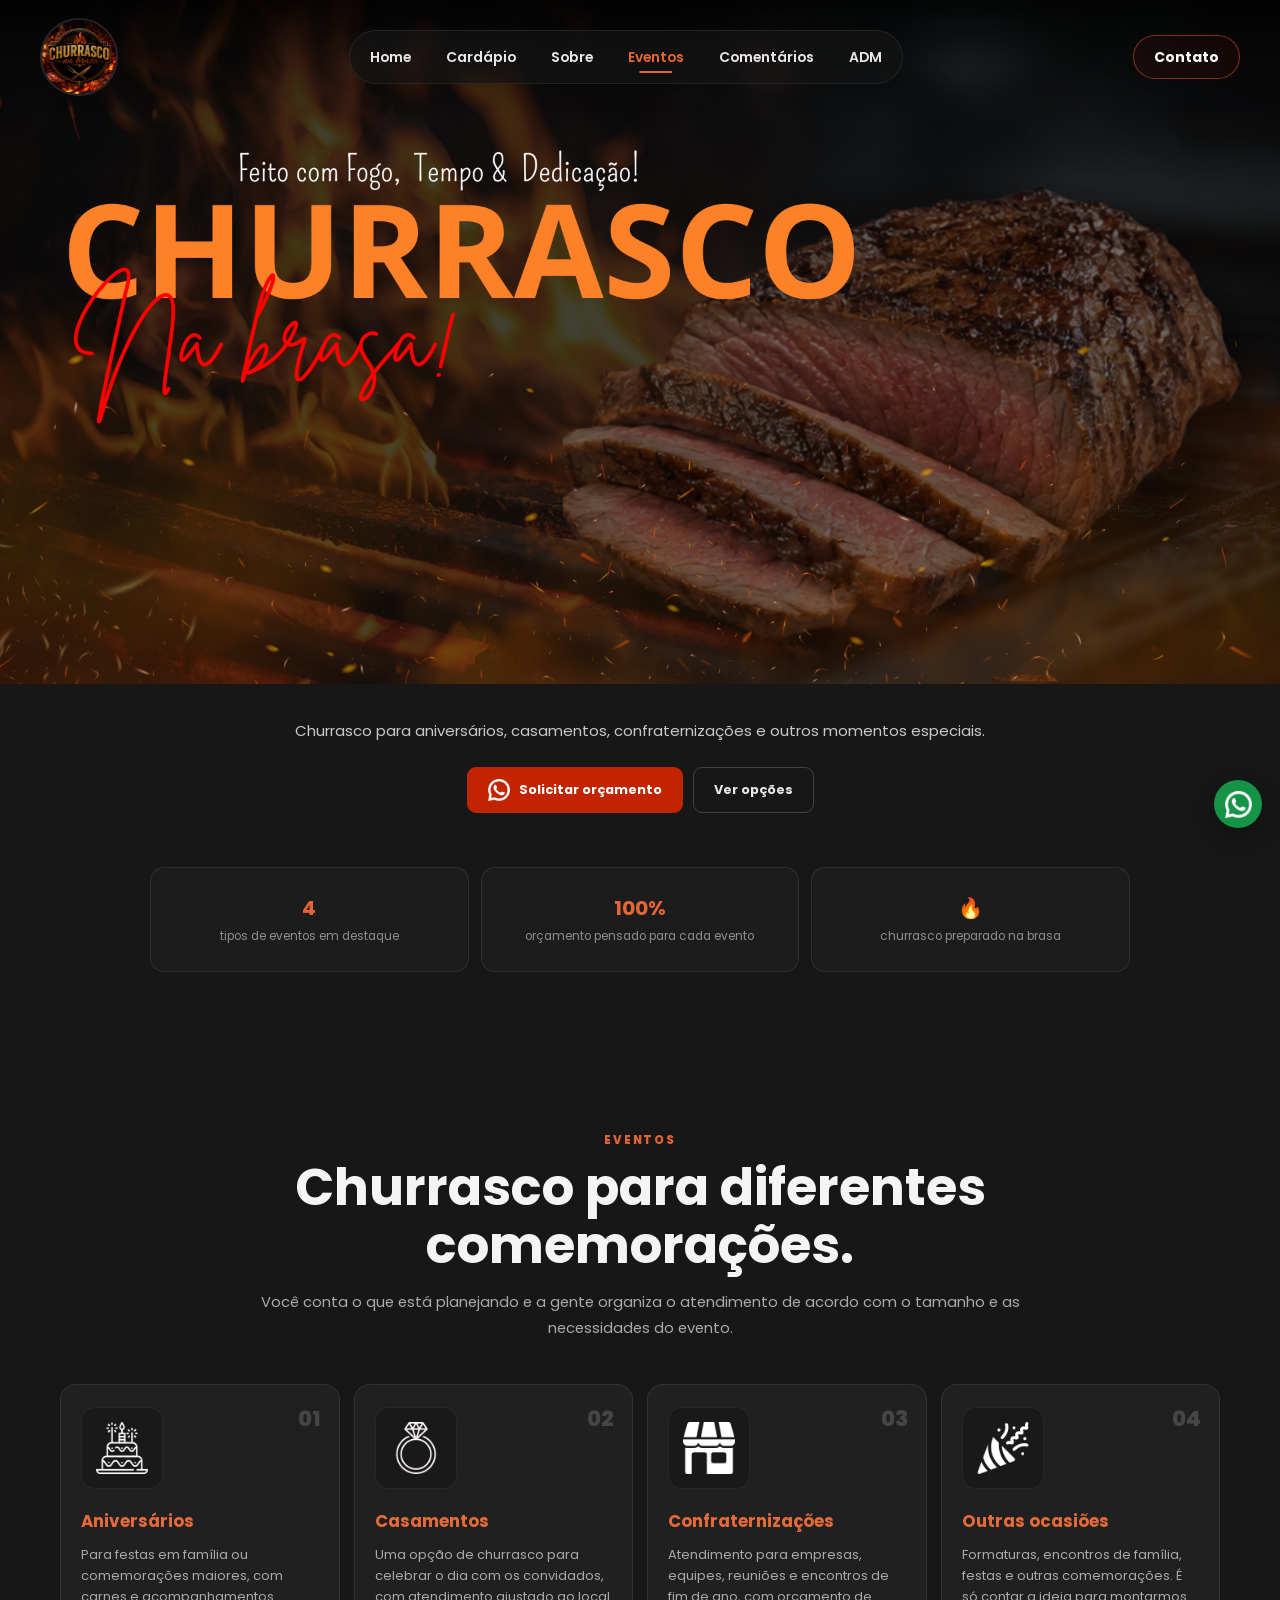
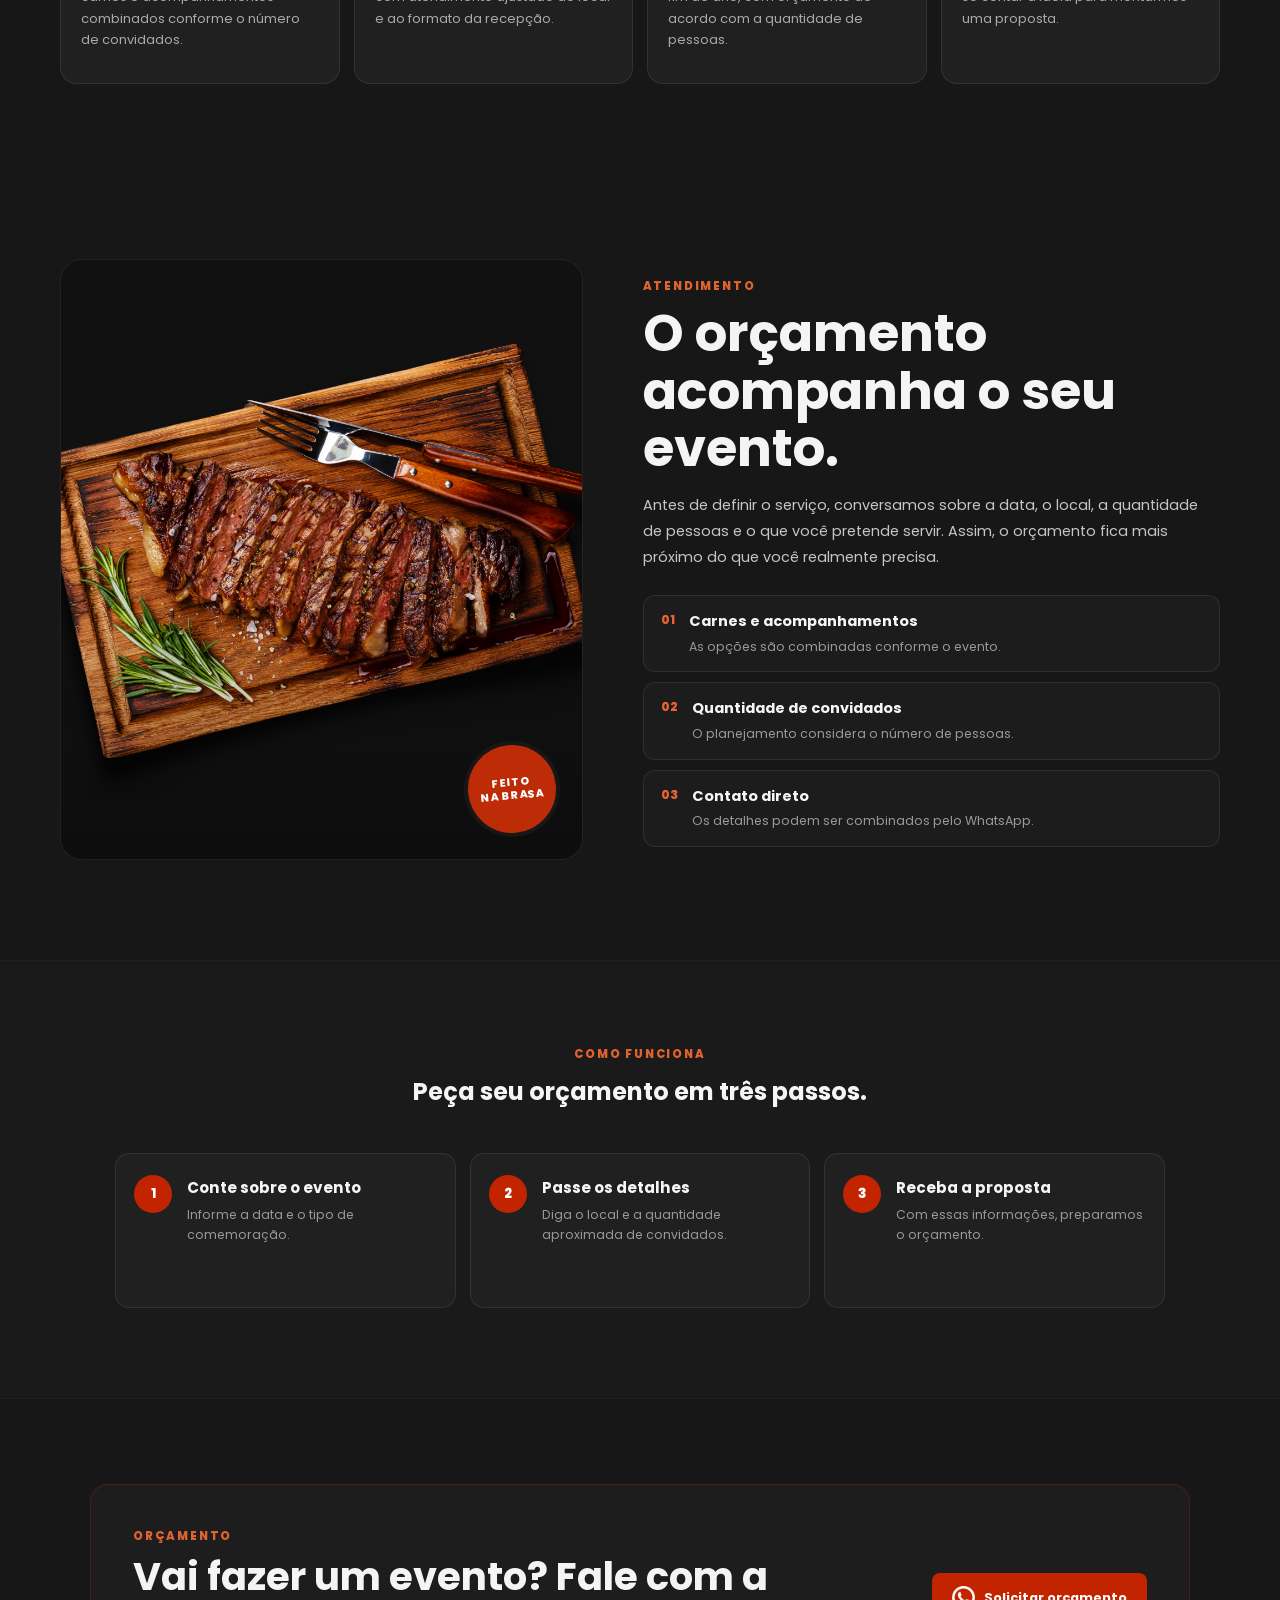
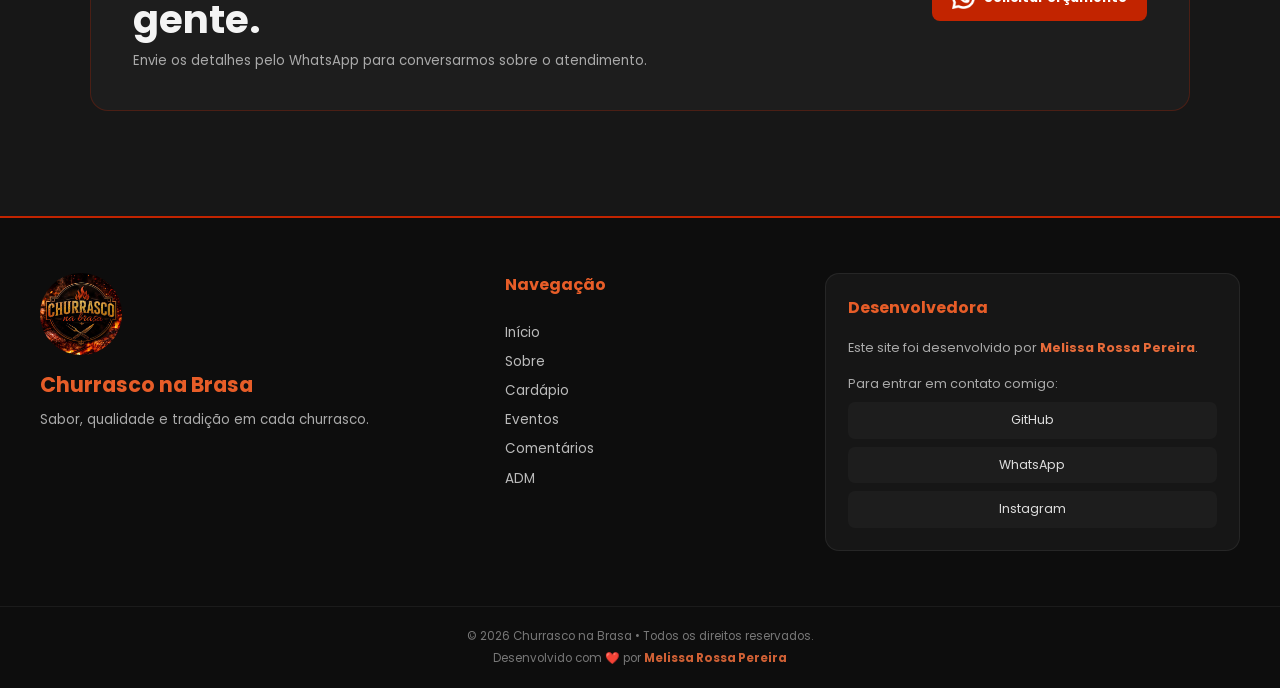
<file: eventos.html>
<!DOCTYPE html>
<html lang="pt-BR">
<head>
    <meta charset="UTF-8">
    <meta name="viewport" content="width=device-width, initial-scale=1.0">
    <meta name="description" content="Churrasco na Brasa para aniversários, casamentos, confraternizações e outros eventos.">
    <title>Eventos | Churrasco na Brasa</title>

        <link rel="manifest" href="/manifest.webmanifest">

<meta name="theme-color" content="#c22400">

<link rel="apple-touch-icon" href="/img/LOGO.jpg">

    <link href="https://fonts.googleapis.com/css2?family=Poppins:wght@300;400;500;600;700;800&display=swap" rel="stylesheet">
    <link rel="stylesheet" href="eventos.css">
    <link rel="icon" href="img/LOGO.jpg" type="image/x-icon">
</head>
<body>

<header id="header">
    <div class="interface">
        <a class="logo" href="index.html" aria-label="Voltar para a página inicial">
            <img src="img/LOGO.jpg" alt="Logo Churrasco na Brasa">
        </a>

        <nav class="menu1" aria-label="Menu principal">
            <ul>
                <li><a href="index.html">Home</a></li>
                <li><a href="index.html#cardapio">Cardápio</a></li>
                <li><a href="sobre.html">Sobre</a></li>
                <li><a href="eventos.html" class="selected" aria-current="page">Eventos</a></li>
                <li><a href="comentarios.html">Comentários</a></li>
                <li><a href="admin.html">ADM</a></li>
            </ul>
        </nav>

        <div class="btn-contato">
            <a class="contato-btn" href="https://wa.me/5542988153468" target="_blank" rel="noopener noreferrer">
                Contato
            </a>
        </div>
    </div>
</header>

<main>
    <section class="hero-eventos">
        <div class="hero-banner" role="img" aria-label="Churrasco na Brasa para eventos"></div>

        <div class="hero-content reveal">
            <p class="hero-resumo">Churrasco para aniversários, casamentos, confraternizações e outros momentos especiais.</p>

            <div class="hero-actions">
                <a class="btn-principal" href="https://wa.me/5542988153468?text=Olá!%20Gostaria%20de%20solicitar%20um%20orçamento%20para%20um%20evento." target="_blank" rel="noopener noreferrer">
                    <img src="img/whatsapp.png" alt="">
                    Solicitar orçamento
                </a>
                <a class="btn-secundario" href="#tipos-eventos">Ver opções</a>
            </div>
        </div>
    </section>

    <section class="numeros reveal" aria-label="Diferenciais do atendimento">
        <div class="numero-card">
            <strong>4</strong>
            <span>tipos de eventos em destaque</span>
        </div>
        <div class="numero-card">
            <strong>100%</strong>
            <span>orçamento pensado para cada evento</span>
        </div>
        <div class="numero-card">
            <strong>🔥</strong>
            <span>churrasco preparado na brasa</span>
        </div>
    </section>

    <section class="eventos-section" id="tipos-eventos">
        <div class="section-heading reveal">
            <span class="eyebrow">EVENTOS</span>
            <h1>Churrasco para diferentes comemorações.</h1>
            <p>Você conta o que está planejando e a gente organiza o atendimento de acordo com o tamanho e as necessidades do evento.</p>
        </div>

        <div class="cards-eventos">
            <article class="evento-card reveal">
                <div class="icone"><img src="img/bolo.png" alt="Ícone de aniversário"></div>
                <span class="card-numero">01</span>
                <h2>Aniversários</h2>
                <p>Para festas em família ou comemorações maiores, com carnes e acompanhamentos combinados conforme o número de convidados.</p>
            </article>

            <article class="evento-card reveal">
                <div class="icone"><img src="img/ring.png" alt="Ícone de casamento"></div>
                <span class="card-numero">02</span>
                <h2>Casamentos</h2>
                <p>Uma opção de churrasco para celebrar o dia com os convidados, com atendimento ajustado ao local e ao formato da recepção.</p>
            </article>

            <article class="evento-card reveal">
                <div class="icone"><img src="img/store.png" alt="Ícone de evento corporativo"></div>
                <span class="card-numero">03</span>
                <h2>Confraternizações</h2>
                <p>Atendimento para empresas, equipes, reuniões e encontros de fim de ano, com orçamento de acordo com a quantidade de pessoas.</p>
            </article>

            <article class="evento-card reveal">
                <div class="icone"><img src="img/party.png" alt="Ícone de festa"></div>
                <span class="card-numero">04</span>
                <h2>Outras ocasiões</h2>
                <p>Formaturas, encontros de família, festas e outras comemorações. É só contar a ideia para montarmos uma proposta.</p>
            </article>
        </div>
    </section>

    <section class="experiencia-section">
        <div class="experiencia-imagem reveal">
            <div class="imagem-moldura">
                <img src="img/ops.png" alt="Churrasco servido em uma tábua" loading="lazy">
                <span class="selo">Feito<br>na brasa</span>
            </div>
        </div>

        <div class="experiencia-conteudo reveal">
            <span class="eyebrow">ATENDIMENTO</span>
            <h2>O orçamento acompanha o seu evento.</h2>
            <p>
                Antes de definir o serviço, conversamos sobre a data, o local, a quantidade de pessoas e o que você pretende servir. Assim, o orçamento fica mais próximo do que você realmente precisa.
            </p>

            <div class="diferenciais">
                <div class="diferencial">
                    <span>01</span>
                    <div>
                        <h3>Carnes e acompanhamentos</h3>
                        <p>As opções são combinadas conforme o evento.</p>
                    </div>
                </div>

                <div class="diferencial">
                    <span>02</span>
                    <div>
                        <h3>Quantidade de convidados</h3>
                        <p>O planejamento considera o número de pessoas.</p>
                    </div>
                </div>

                <div class="diferencial">
                    <span>03</span>
                    <div>
                        <h3>Contato direto</h3>
                        <p>Os detalhes podem ser combinados pelo WhatsApp.</p>
                    </div>
                </div>
            </div>
        </div>
    </section>

    <section class="como-funciona">
        <div class="section-heading reveal">
            <span class="eyebrow">COMO FUNCIONA</span>
            <h2>Peça seu orçamento em três passos.</h2>
        </div>

        <div class="passos">
            <div class="passo reveal">
                <span>1</span>
                <div>
                    <h3>Conte sobre o evento</h3>
                    <p>Informe a data e o tipo de comemoração.</p>
                </div>
            </div>

            <div class="passo reveal">
                <span>2</span>
                <div>
                    <h3>Passe os detalhes</h3>
                    <p>Diga o local e a quantidade aproximada de convidados.</p>
                </div>
            </div>

            <div class="passo reveal">
                <span>3</span>
                <div>
                    <h3>Receba a proposta</h3>
                    <p>Com essas informações, preparamos o orçamento.</p>
                </div>
            </div>
        </div>
    </section>

    <section class="cta-final reveal">
        <div>
            <span class="eyebrow">ORÇAMENTO</span>
            <h2>Vai fazer um evento? Fale com a gente.</h2>
            <p>Envie os detalhes pelo WhatsApp para conversarmos sobre o atendimento.</p>
        </div>

        <a class="whatsapp" href="https://wa.me/5542988153468?text=Olá!%20Gostaria%20de%20solicitar%20um%20orçamento%20para%20um%20evento." target="_blank" rel="noopener noreferrer">
            <img src="img/whatsapp.png" alt="">
            <span>Solicitar orçamento</span>
        </a>
    </section>
</main>

<footer class="footer" id="contato">
    <div class="footer-container">
        <div class="footer-logo">
            <img src="img/LOGO.jpg" alt="Logo Churrasco na Brasa">
            <h2>Churrasco na Brasa</h2>
            <p>Sabor, qualidade e tradição em cada churrasco.</p>
        </div>

        <div class="footer-links">
            <h3>Navegação</h3>
            <a href="index.html">Início</a>
            <a href="sobre.html">Sobre</a>
            <a href="index.html#cardapio">Cardápio</a>
            <a href="eventos.html">Eventos</a>
            <a href="comentarios.html">Comentários</a>
            <a href="admin.html">ADM</a>
        </div>

        <div class="footer-dev">
            <h3>Desenvolvedora</h3>
            <p>Este site foi desenvolvido por <strong>Melissa Rossa Pereira</strong>.</p>
            <p class="dev-texto">Para entrar em contato comigo:</p>

            <a href="https://github.com/Melissa-RossaP" target="_blank" rel="noopener noreferrer">GitHub</a>
            <a href="https://wa.me/5542999106956" target="_blank" rel="noopener noreferrer">WhatsApp</a>
            <a href="https://instagram.com/m3l.r1" target="_blank" rel="noopener noreferrer">Instagram</a>
        </div>
    </div>

    <div class="footer-bottom">
        <p>© 2026 Churrasco na Brasa • Todos os direitos reservados.</p>
        <p>Desenvolvido com ❤️ por <strong>Melissa Rossa Pereira</strong></p>
    </div>
</footer>

<a class="whatsapp-flutuante" href="https://wa.me/5542988153468" target="_blank" rel="noopener noreferrer" aria-label="Falar pelo WhatsApp">
    <img src="img/whatsapp.png" alt="">
</a>

<button class="topo" type="button" aria-label="Voltar ao topo">↑</button>

<script src="eventos.js"></script>
</body>
</html>
</file>
<file: eventos.css>
*{
    margin:0;
    padding:0;
    box-sizing:border-box;
    font-family:'Poppins',sans-serif;
}

:root{
    --bg:#171717;
    --bg-soft:#1c1c1c;
    --card:#202020;
    --card-hover:#222;
    --red:#c22400;
    --red-light:#e74418;
    --orange:#e66532;
    --text:#f5f5f5;
    --soft:#b9b9b9;
    --dim:#8f8f8f;
    --line:rgba(255,255,255,.08);
    --line-red:rgba(194,36,0,.28);
}

html{
    scroll-behavior:smooth;
}

html,
body{
    width:100%;
    max-width:100%;
    overflow-x:hidden;
}

body{
    min-height:100vh;
    background:var(--bg);
    color:var(--text);
    line-height:1.5;
}

img{
    display:block;
    max-width:100%;
}

a{
    color:inherit;
}

button,
a{
    -webkit-tap-highlight-color:transparent;
}

/* HEADER */

header{
    position:fixed;
    top:0;
    left:0;
    width:100%;
    z-index:1000;
    padding:18px 0;
    background:linear-gradient(180deg,rgba(0,0,0,.7),rgba(0,0,0,.2),transparent);
    transition:padding .3s ease,background .3s ease,border-color .3s ease,backdrop-filter .3s ease;
}

header::after{
    content:"";
    position:absolute;
    left:50%;
    bottom:0;
    width:0;
    height:2px;
    transform:translateX(-50%);
    background:linear-gradient(90deg,transparent,var(--orange),var(--red),transparent);
    transition:width .35s ease;
}

header.rolagem{
    padding:9px 0;
    background:rgba(10,10,10,.94);
    backdrop-filter:blur(15px);
    border-bottom:1px solid rgba(255,255,255,.06);
}

header.rolagem::after{
    width:min(92%,1200px);
}

.interface{
    width:min(1200px,calc(100% - 40px));
    margin:0 auto;
    display:flex;
    align-items:center;
    justify-content:space-between;
    gap:24px;
}

.logo{
    display:block;
    flex-shrink:0;
}

.logo img{
    width:78px;
    height:78px;
    object-fit:cover;
    border-radius:50%;
    border:2px solid rgba(255,255,255,.13);
    transition:width .3s ease,height .3s ease,transform .3s ease;
}

.logo:hover img{
    transform:scale(1.04);
}

header.rolagem .logo img{
    width:60px;
    height:60px;
}

.menu1{
    flex:1;
    min-width:0;
    display:flex;
    justify-content:center;
    align-items:center;
}

.menu1 ul{
    display:flex;
    align-items:center;
    justify-content:center;
    gap:7px;
    padding:6px;
    list-style:none;
    white-space:nowrap;
    border:1px solid rgba(255,255,255,.08);
    border-radius:999px;
    background:rgba(20,20,20,.72);
}

.menu1 a{
    position:relative;
    min-height:40px;
    padding:8px 14px;
    display:flex;
    align-items:center;
    justify-content:center;
    border-radius:999px;
    color:#e8e8e8;
    text-decoration:none;
    font-size:.87rem;
    font-weight:600;
    transition:color .2s ease,background .2s ease;
}

.menu1 a:hover{
    color:#fff;
    background:rgba(255,255,255,.045);
}

.menu1 a.selected,
.menu1 a[aria-current="page"]{
    color:var(--orange);
}

.menu1 a::after{
    content:"";
    position:absolute;
    left:50%;
    bottom:4px;
    width:0;
    height:2px;
    transform:translateX(-50%);
    border-radius:999px;
    background:var(--orange);
    transition:width .2s ease;
}

.menu1 a:hover::after{
    width:28%;
}

.menu1 a.selected::after,
.menu1 a[aria-current="page"]::after{
    width:40%;
}

.btn-contato{
    flex-shrink:0;
}

.contato-btn{
    min-height:44px;
    padding:10px 20px;
    display:flex;
    align-items:center;
    justify-content:center;
    border:1px solid rgba(255,93,34,.45);
    border-radius:999px;
    background:rgba(194,36,0,.07);
    color:#fff;
    text-decoration:none;
    font-size:.87rem;
    font-weight:700;
    transition:background .2s ease,border-color .2s ease;
}

.contato-btn:hover{
    border-color:var(--orange);
    background:rgba(194,36,0,.16);
}

/* BANNER */

.hero-eventos{
    width:100%;
    background:var(--bg);
}

.hero-banner{
    width:100%;
    height:min(76vh,760px);
    min-height:540px;
    background-image:url("img/banner.png");
    background-repeat:no-repeat;
    background-position:center center;
    background-size:cover;
}

.hero-content{
    width:min(780px,calc(100% - 40px));
    margin:0 auto;
    padding:34px 0 54px;
    text-align:center;
}

.hero-resumo{
    max-width:700px;
    margin:0 auto;
    color:#c9c9c9;
    font-size:.93rem;
    line-height:1.75;
}

.hero-actions{
    margin-top:23px;
    display:flex;
    align-items:center;
    justify-content:center;
    flex-wrap:wrap;
    gap:10px;
}

.btn-principal,
.btn-secundario{
    min-height:46px;
    padding:10px 20px;
    display:inline-flex;
    align-items:center;
    justify-content:center;
    gap:9px;
    border-radius:9px;
    text-decoration:none;
    font-size:.8rem;
    font-weight:700;
    transition:background .2s ease,border-color .2s ease,transform .2s ease;
}

.btn-principal{
    background:var(--red);
    border:1px solid var(--red);
    color:#fff;
}

.btn-principal img{
    width:22px;
    height:22px;
    object-fit:contain;
}

.btn-principal:hover{
    background:var(--red-light);
    border-color:var(--red-light);
    transform:translateY(-2px);
}

.btn-secundario{
    border:1px solid rgba(255,255,255,.18);
    background:transparent;
    color:#e7e7e7;
}

.btn-secundario:hover{
    background:rgba(255,255,255,.04);
    border-color:rgba(255,255,255,.4);
    transform:translateY(-2px);
}

/* RESUMO */

.numeros{
    width:min(980px,calc(100% - 40px));
    margin:0 auto 90px;
    display:grid;
    grid-template-columns:repeat(3,minmax(0,1fr));
    gap:12px;
}

.numero-card{
    min-height:105px;
    padding:18px 15px;
    display:flex;
    flex-direction:column;
    align-items:center;
    justify-content:center;
    text-align:center;
    background:#1c1c1c;
    border:1px solid var(--line);
    border-radius:14px;
}

.numero-card strong{
    margin-bottom:5px;
    color:var(--orange);
    font-size:1.25rem;
}

.numero-card span{
    color:var(--dim);
    font-size:.74rem;
}

/* TÍTULOS */

.eyebrow{
    display:inline-block;
    margin-bottom:10px;
    color:#df6231;
    font-size:.72rem;
    font-weight:800;
    letter-spacing:1.8px;
    text-transform:uppercase;
}

.section-heading{
    width:min(760px,100%);
    margin:0 auto 43px;
    text-align:center;
}

.section-heading h1,
.experiencia-conteudo h2,
.cta-final h2{
    margin-bottom:16px;
    color:#f4f4f4;
    font-size:clamp(2rem,4vw,3.5rem);
    line-height:1.12;
}

.section-heading p{
    color:#aaa;
    font-size:.92rem;
    line-height:1.75;
}

/* TIPOS DE EVENTOS */

.eventos-section{
    width:min(1160px,calc(100% - 40px));
    margin:0 auto;
    padding:65px 0 100px;
}

.cards-eventos{
    display:grid;
    grid-template-columns:repeat(4,minmax(0,1fr));
    gap:14px;
}

.evento-card{
    position:relative;
    min-height:300px;
    padding:22px 20px;
    display:flex;
    flex-direction:column;
    background:var(--card);
    border:1px solid var(--line);
    border-radius:16px;
    transition:transform .25s ease,border-color .25s ease,background .25s ease;
}

.evento-card:hover{
    transform:translateY(-4px);
    border-color:rgba(194,36,0,.35);
    background:var(--card-hover);
}

.icone{
    width:82px;
    height:82px;
    margin-bottom:20px;
    display:grid;
    place-items:center;
    border-radius:14px;
    background:#191919;
    border:1px solid rgba(255,255,255,.06);
}

.icone img{
    width:52px;
    height:52px;
    object-fit:contain;
}

.card-numero{
    position:absolute;
    top:18px;
    right:18px;
    color:rgba(255,255,255,.17);
    font-size:1.35rem;
    font-weight:800;
}

.evento-card h2{
    margin-bottom:9px;
    color:#e46a39;
    font-size:1.05rem;
}

.evento-card p{
    color:#aaa;
    font-size:.81rem;
    line-height:1.65;
}

/* EXPERIÊNCIA */

.experiencia-section{
    width:min(1160px,calc(100% - 40px));
    margin:0 auto;
    padding:75px 0 100px;
    display:grid;
    grid-template-columns:minmax(0,.95fr) minmax(0,1.05fr);
    align-items:center;
    gap:60px;
}

.experiencia-imagem{
    position:relative;
    width:100%;
}

.imagem-moldura{
    position:relative;
    width:100%;
    aspect-ratio:4 / 4.6;
    overflow:hidden;
    border-radius:22px;
    background:#111;
    border:1px solid rgba(255,255,255,.07);
}

.imagem-moldura::after{
    content:"";
    position:absolute;
    inset:0;
    background:linear-gradient(180deg,transparent 55%,rgba(0,0,0,.25));
    pointer-events:none;
}

.imagem-moldura img{
    width:100%;
    height:100%;
    object-fit:cover;
    object-position:center;
}

.selo{
    position:absolute;
    right:22px;
    bottom:22px;
    z-index:2;
    width:96px;
    height:96px;
    display:flex;
    align-items:center;
    justify-content:center;
    text-align:center;
    border-radius:50%;
    background:#bd2b07;
    border:4px solid var(--bg);
    color:#fff;
    font-size:.67rem;
    font-weight:800;
    line-height:1.25;
    letter-spacing:.7px;
    text-transform:uppercase;
    transform:rotate(-5deg);
}

.experiencia-conteudo > p{
    margin-bottom:24px;
    color:#c6c6c6;
    font-size:.9rem;
    line-height:1.8;
}

.diferenciais{
    display:flex;
    flex-direction:column;
    gap:10px;
}

.diferencial{
    padding:15px 17px;
    display:flex;
    align-items:flex-start;
    gap:13px;
    background:rgba(255,255,255,.025);
    border:1px solid var(--line);
    border-radius:12px;
}

.diferencial > span{
    flex-shrink:0;
    color:var(--orange);
    font-size:.75rem;
    font-weight:800;
    letter-spacing:.5px;
}

.diferencial h3{
    margin-bottom:4px;
    font-size:.91rem;
}

.diferencial p{
    color:#999;
    font-size:.78rem;
    line-height:1.55;
}

/* COMO FUNCIONA */

.como-funciona{
    padding:80px 20px 90px;
    background:#1a1a1a;
    border-top:1px solid rgba(255,255,255,.025);
    border-bottom:1px solid rgba(255,255,255,.025);
}

.como-funciona > *{
    width:min(1050px,100%);
    margin-left:auto;
    margin-right:auto;
}

.passos{
    display:grid;
    grid-template-columns:repeat(3,minmax(0,1fr));
    gap:14px;
}

.passo{
    min-height:155px;
    padding:21px 18px;
    display:flex;
    align-items:flex-start;
    gap:15px;
    background:#202020;
    border:1px solid var(--line);
    border-radius:14px;
}

.passo > span{
    flex-shrink:0;
    width:38px;
    height:38px;
    display:grid;
    place-items:center;
    border-radius:50%;
    background:var(--red);
    color:#fff;
    font-size:.82rem;
    font-weight:800;
}

.passo h3{
    margin:2px 0 6px;
    font-size:.95rem;
}

.passo p{
    color:#999;
    font-size:.77rem;
    line-height:1.55;
}

/* CTA */

.cta-final{
    width:min(1100px,calc(100% - 40px));
    margin:85px auto 105px;
    padding:38px 42px;
    display:grid;
    grid-template-columns:minmax(0,1fr) auto;
    align-items:center;
    gap:30px;
    background:#1d1d1d;
    border:1px solid var(--line-red);
    border-radius:18px;
}

.cta-final h2{
    margin-bottom:9px;
    font-size:clamp(1.8rem,3vw,2.7rem);
}

.cta-final p{
    max-width:700px;
    color:#aaa;
    font-size:.83rem;
    line-height:1.65;
}

.whatsapp{
    min-height:48px;
    padding:12px 20px;
    display:inline-flex;
    align-items:center;
    justify-content:center;
    gap:9px;
    border-radius:8px;
    background:var(--red);
    color:#fff;
    text-decoration:none;
    font-size:.8rem;
    font-weight:700;
    white-space:nowrap;
    transition:background .2s ease,transform .2s ease;
}

.whatsapp img{
    width:23px;
    height:23px;
    object-fit:contain;
}

.whatsapp:hover{
    background:var(--red-light);
    transform:translateY(-2px);
}

/* FOOTER */

.footer{
    margin-top:60px;
    background:#0d0d0d;
    border-top:2px solid var(--red);
    color:#fff;
}

.footer-container{
    width:min(1200px,calc(100% - 40px));
    margin:auto;
    padding:55px 0;
    display:grid;
    grid-template-columns:1fr .65fr 1fr;
    gap:50px;
}

.footer-logo img{
    width:82px;
    height:82px;
    margin-bottom:14px;
    object-fit:cover;
    border-radius:50%;
}

.footer-logo h2{
    margin-bottom:9px;
    color:#e75d28;
    font-size:1.3rem;
}

.footer-logo p{
    max-width:330px;
    color:#aaa;
    font-size:.83rem;
    line-height:1.7;
}

.footer-links,
.footer-dev{
    display:flex;
    flex-direction:column;
}

.footer-links{
    gap:9px;
}

.footer-links h3,
.footer-dev h3{
    margin-bottom:17px;
    color:#e75d28;
    font-size:1rem;
}

.footer-links a{
    width:max-content;
    color:#bbb;
    text-decoration:none;
    font-size:.84rem;
    transition:color .2s ease;
}

.footer-links a:hover{
    color:#fff;
}

.footer-dev{
    padding:22px;
    background:#161616;
    border:1px solid rgba(255,255,255,.07);
    border-radius:14px;
}

.footer-dev p{
    color:#aaa;
    font-size:.8rem;
    line-height:1.65;
}

.footer-dev strong{
    color:#e76b3a;
}

.dev-texto{
    margin-top:15px;
}

.footer-dev a{
    margin-top:8px;
    padding:9px 12px;
    display:flex;
    align-items:center;
    justify-content:center;
    border-radius:7px;
    background:#1d1d1d;
    color:#ddd;
    text-decoration:none;
    font-size:.78rem;
    transition:background .2s ease;
}

.footer-dev a:hover{
    background:#292929;
}

.footer-bottom{
    padding:17px 15px;
    text-align:center;
    border-top:1px solid rgba(255,255,255,.06);
}

.footer-bottom p{
    margin:4px;
    color:#777;
    font-size:.73rem;
}

.footer-bottom strong{
    color:#cf6035;
}

/* BOTÕES FLUTUANTES */

.whatsapp-flutuante{
    position:fixed;
    right:18px;
    bottom:72px;
    z-index:90;
    width:48px;
    height:48px;
    display:grid;
    place-items:center;
    border-radius:50%;
    background:#159447;
    box-shadow:0 8px 22px rgba(0,0,0,.3);
    transition:transform .2s ease;
}

.whatsapp-flutuante img{
    width:27px;
    height:27px;
    object-fit:contain;
}

.whatsapp-flutuante:hover{
    transform:translateY(-2px);
}

.topo{
    position:fixed;
    right:18px;
    bottom:18px;
    z-index:90;
    width:44px;
    height:44px;
    display:grid;
    place-items:center;
    border:1px solid rgba(255,255,255,.09);
    border-radius:50%;
    background:#262626;
    color:#fff;
    font-size:1rem;
    cursor:pointer;
    opacity:0;
    visibility:hidden;
    transform:translateY(10px);
    transition:opacity .2s ease,visibility .2s ease,transform .2s ease,background .2s ease;
}

.topo.visivel{
    opacity:1;
    visibility:visible;
    transform:translateY(0);
}

.topo:hover{
    background:var(--red);
}

/* ANIMAÇÃO DE ENTRADA */

.reveal{
    opacity:0;
    transform:translateY(22px);
    transition:opacity .65s ease,transform .65s ease;
}

.reveal.ativo{
    opacity:1;
    transform:translateY(0);
}

/* TABLET */

@media(max-width:1100px){
    .interface{
        width:calc(100% - 30px);
    }

    .menu1 ul{
        gap:3px;
    }

    .menu1 a{
        padding:8px 10px;
        font-size:.78rem;
    }

    .contato-btn{
        padding:9px 14px;
        font-size:.78rem;
    }

    .cards-eventos{
        grid-template-columns:repeat(2,minmax(0,1fr));
    }

    .evento-card{
        min-height:260px;
    }

    .experiencia-section{
        gap:42px;
    }
}

@media(max-width:850px){
    header{
        padding:9px 0;
        background:rgba(10,10,10,.95);
    }

    header .interface{
        flex-wrap:wrap;
        row-gap:7px;
    }

    .logo{
        order:1;
    }

    .btn-contato{
        order:2;
        margin-left:auto;
    }

    .menu1{
        order:3;
        width:100%;
        flex-basis:100%;
        display:block;
        overflow-x:auto;
        scrollbar-width:none;
    }

    .menu1::-webkit-scrollbar{
        display:none;
    }

    .menu1 ul{
        width:max-content;
        min-width:100%;
        justify-content:center;
        padding:3px;
        border-radius:12px;
    }

    .menu1 a{
        min-height:32px;
        padding:5px 9px;
        font-size:.71rem;
    }

    .logo img,
    header.rolagem .logo img{
        width:50px;
        height:50px;
    }

    .contato-btn{
        min-height:37px;
        padding:7px 12px;
        font-size:.72rem;
    }

    .hero-banner{
        height:auto;
        min-height:0;
        aspect-ratio:16 / 9;
        margin-top:106px;
        background-size:contain;
        background-position:center;
        background-color:#0d0d0d;
    }

    .hero-content{
        padding:28px 0 42px;
    }

    .numeros{
        grid-template-columns:repeat(3,minmax(0,1fr));
        margin-bottom:65px;
    }

    .experiencia-section{
        width:min(700px,calc(100% - 32px));
        grid-template-columns:1fr;
        gap:32px;
        padding:60px 0 75px;
    }

    .experiencia-imagem{
        width:min(520px,100%);
        margin:0 auto;
    }

    .imagem-moldura{
        aspect-ratio:4 / 4.3;
    }

    .footer-container{
        grid-template-columns:repeat(2,minmax(0,1fr));
        gap:32px;
    }

    .footer-dev{
        grid-column:1 / -1;
    }
}

/* CELULAR */

@media(max-width:600px){
    .interface{
        width:calc(100% - 20px);
    }

    header,
    header.rolagem{
        padding:7px 0;
    }

    .logo img,
    header.rolagem .logo img{
        width:43px;
        height:43px;
    }

    .contato-btn{
        min-height:33px;
        padding:6px 9px;
        font-size:.65rem;
    }

    .menu1 ul{
        justify-content:flex-start;
        gap:1px;
    }

    .menu1 a{
        min-height:30px;
        padding:5px 8px;
        font-size:.65rem;
    }

    .hero-banner{
        margin-top:96px;
        width:100%;
        aspect-ratio:16 / 9;
        background-size:100% auto;
        background-repeat:no-repeat;
        background-position:center;
    }

    .hero-content{
        width:calc(100% - 28px);
        padding:22px 0 34px;
    }

    .hero-resumo{
        font-size:.79rem;
        line-height:1.6;
    }

    .hero-actions{
        margin-top:18px;
        gap:7px;
    }

    .btn-principal,
    .btn-secundario{
        flex:1;
        min-height:42px;
        padding:9px 10px;
        font-size:.7rem;
        border-radius:7px;
    }

    .btn-principal img{
        width:19px;
        height:19px;
    }

    .numeros{
        width:calc(100% - 28px);
        grid-template-columns:1fr;
        gap:7px;
        margin-bottom:50px;
    }

    .numero-card{
        min-height:68px;
        padding:12px 14px;
        display:grid;
        grid-template-columns:72px 1fr;
        text-align:left;
        justify-items:start;
        border-radius:11px;
    }

    .numero-card strong{
        margin:0;
        font-size:.95rem;
    }

    .numero-card span{
        align-self:center;
        font-size:.66rem;
    }

    .eyebrow{
        font-size:.62rem;
        letter-spacing:1.4px;
    }

    .section-heading{
        margin-bottom:29px;
    }

    .section-heading h1,
    .experiencia-conteudo h2,
    .cta-final h2{
        font-size:1.82rem;
    }

    .section-heading p{
        font-size:.79rem;
        line-height:1.6;
    }

    .eventos-section{
        width:calc(100% - 28px);
        padding:40px 0 60px;
    }

    .cards-eventos{
        grid-template-columns:1fr;
        gap:9px;
    }

    .evento-card{
        min-height:auto;
        padding:14px;
        display:grid;
        grid-template-columns:76px 1fr;
        grid-template-rows:auto auto;
        column-gap:13px;
        align-items:center;
        border-radius:12px;
    }

    .icone{
        grid-row:1 / span 2;
        width:76px;
        height:76px;
        margin:0;
        border-radius:10px;
    }

    .icone img{
        width:48px;
        height:48px;
    }

    .card-numero{
        top:10px;
        right:11px;
        font-size:.9rem;
    }

    .evento-card h2{
        margin:2px 24px 4px 0;
        font-size:.91rem;
    }

    .evento-card p{
        font-size:.71rem;
        line-height:1.48;
    }

    .experiencia-section{
        width:calc(100% - 28px);
        padding:48px 0 60px;
        gap:26px;
    }

    .imagem-moldura{
        width:100%;
        aspect-ratio:4 / 4.15;
        border-radius:16px;
    }

    .selo{
        width:73px;
        height:73px;
        right:8px;
        bottom:8px;
        border-width:3px;
        font-size:.52rem;
    }

    .experiencia-conteudo > p{
        margin-bottom:18px;
        font-size:.8rem;
        line-height:1.63;
    }

    .diferencial{
        padding:12px 13px;
        gap:10px;
        border-radius:10px;
    }

    .diferencial h3{
        font-size:.84rem;
    }

    .diferencial p{
        font-size:.71rem;
    }

    .como-funciona{
        padding:50px 14px 58px;
    }

    .passos{
        grid-template-columns:1fr;
        gap:8px;
    }

    .passo{
        min-height:auto;
        padding:14px;
        gap:12px;
        border-radius:11px;
    }

    .passo > span{
        width:34px;
        height:34px;
        font-size:.72rem;
    }

    .passo h3{
        margin:1px 0 4px;
        font-size:.86rem;
    }

    .passo p{
        font-size:.7rem;
    }

    .cta-final{
        width:calc(100% - 28px);
        margin:55px auto 65px;
        padding:23px 17px;
        grid-template-columns:1fr;
        gap:17px;
        text-align:center;
        border-radius:14px;
    }

    .cta-final p{
        font-size:.75rem;
    }

    .whatsapp{
        width:100%;
        min-height:43px;
        font-size:.74rem;
    }

    .footer{
        margin-top:40px;
    }

    .footer-container{
        width:calc(100% - 28px);
        padding:38px 0;
        grid-template-columns:1fr;
        gap:28px;
        text-align:center;
    }

    .footer-logo img{
        width:70px;
        height:70px;
        margin:0 auto 12px;
    }

    .footer-logo h2{
        font-size:1.15rem;
    }

    .footer-logo p{
        max-width:360px;
        margin:0 auto;
        font-size:.76rem;
    }

    .footer-links{
        align-items:center;
    }

    .footer-links a{
        width:auto;
        font-size:.77rem;
    }

    .footer-dev{
        grid-column:auto;
        padding:18px 14px;
        text-align:left;
    }

    .footer-dev h3{
        text-align:center;
    }

    .footer-bottom{
        padding:14px 10px;
    }

    .footer-bottom p{
        font-size:.66rem;
    }

    .whatsapp-flutuante{
        right:11px;
        bottom:63px;
        width:43px;
        height:43px;
    }

    .whatsapp-flutuante img{
        width:24px;
        height:24px;
    }

    .topo{
        right:11px;
        bottom:11px;
        width:41px;
        height:41px;
    }
}

@media(max-width:390px){
    .menu1 a{
        padding:5px 7px;
        font-size:.61rem;
    }

    .hero-banner{
        margin-top:94px;
    }

    .hero-actions{
        flex-direction:column;
    }

    .btn-principal,
    .btn-secundario{
        width:100%;
    }

    .numero-card{
        grid-template-columns:64px 1fr;
    }

    .evento-card{
        grid-template-columns:68px 1fr;
    }

    .icone{
        width:68px;
        height:68px;
    }

    .icone img{
        width:43px;
        height:43px;
    }
}

@media(prefers-reduced-motion:reduce){
    *,
    *::before,
    *::after{
        scroll-behavior:auto !important;
        transition:none !important;
        animation:none !important;
    }
}
</file>
